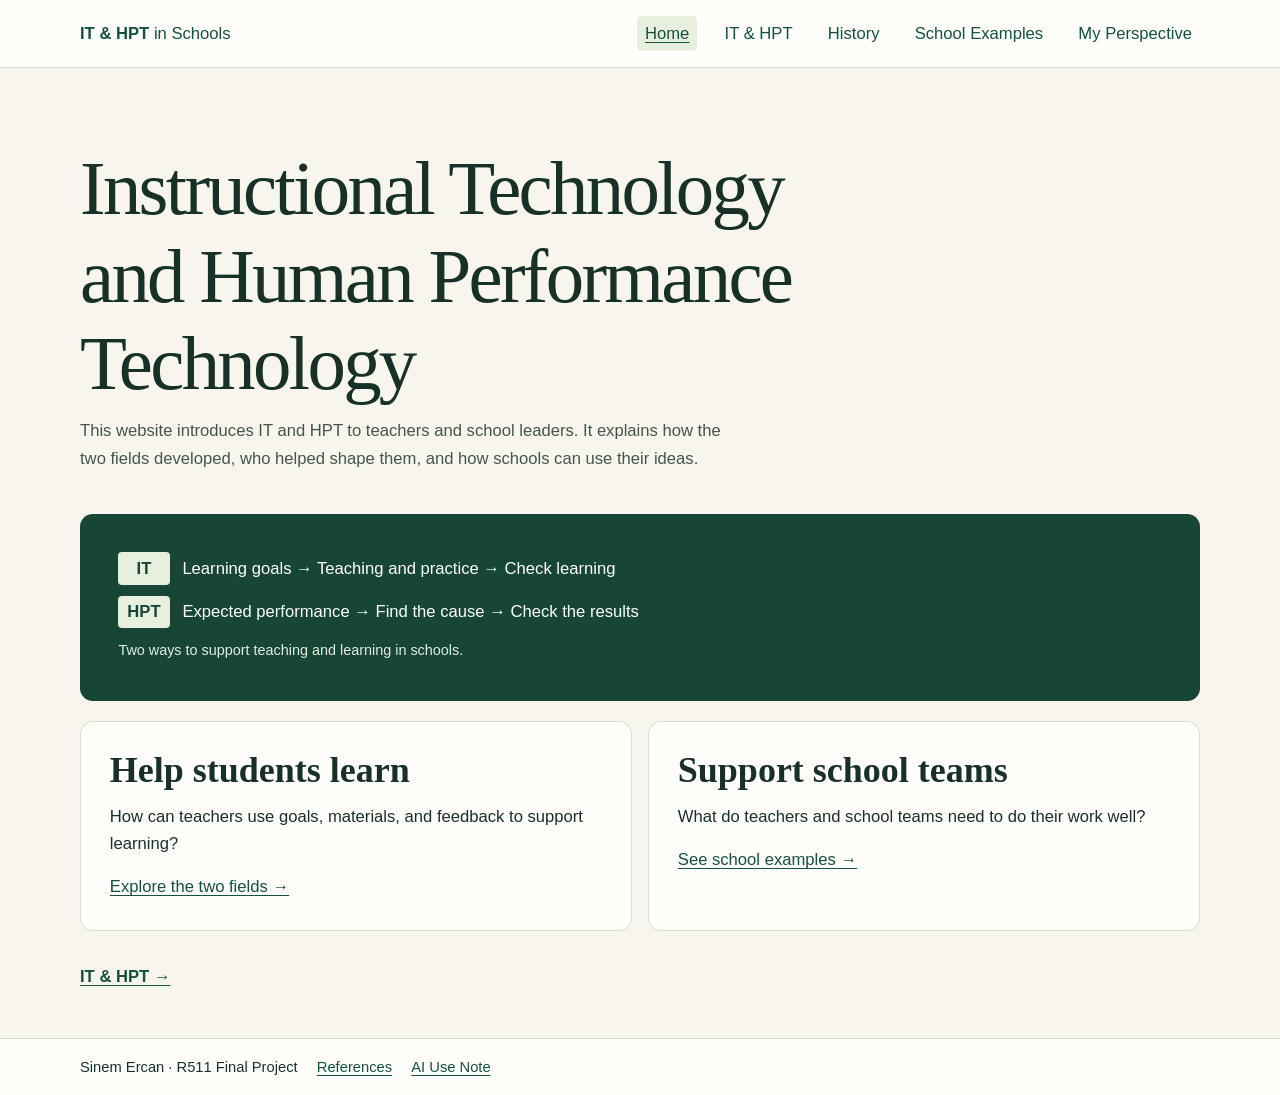
<file: R511_IT_HPT_Website/index.html>
<!doctype html>
<html lang="en"><head><meta charset="utf-8"><meta name="viewport" content="width=device-width, initial-scale=1"><title>Home | IT &amp; HPT in Schools</title><link rel="stylesheet" href="style.css"></head>
<body><a class="skip" href="#main">Skip to content</a><header><div class="shell top"><a class="brand" href="index.html">IT &amp; HPT <span>in Schools</span></a><nav aria-label="Main navigation"><a href="index.html" aria-current="page">Home</a><a href="concepts.html">IT &amp; HPT</a><a href="history.html">History</a><a href="examples.html">School Examples</a><a href="perspective.html">My Perspective</a></nav></div></header>
<main id="main" class="shell"><section class="intro"><h1>Instructional Technology and Human Performance Technology</h1><p>This website introduces IT and HPT to teachers and school leaders. It explains how the two fields developed, who helped shape them, and how schools can use their ideas.</p></section>
<figure class="visual"><div><strong>IT</strong><span>Learning goals → Teaching and practice → Check learning</span></div><div><strong>HPT</strong><span>Expected performance → Find the cause → Check the results</span></div><figcaption>Two ways to support teaching and learning in schools.</figcaption></figure>
<div class="grid"><article class="card"><h2>Help students learn</h2><p>How can teachers use goals, materials, and feedback to support learning?</p><a href="concepts.html">Explore the two fields →</a></article><article class="card"><h2>Support school teams</h2><p>What do teachers and school teams need to do their work well?</p><a href="examples.html">See school examples →</a></article></div><a class="next" href="concepts.html">IT &amp; HPT →</a></main>
<footer><div class="shell foot"><span>Sinem Ercan · R511 Final Project</span><a href="history.html#references">References</a><a href="perspective.html#ai-use">AI Use Note</a></div></footer></body></html>
</file>
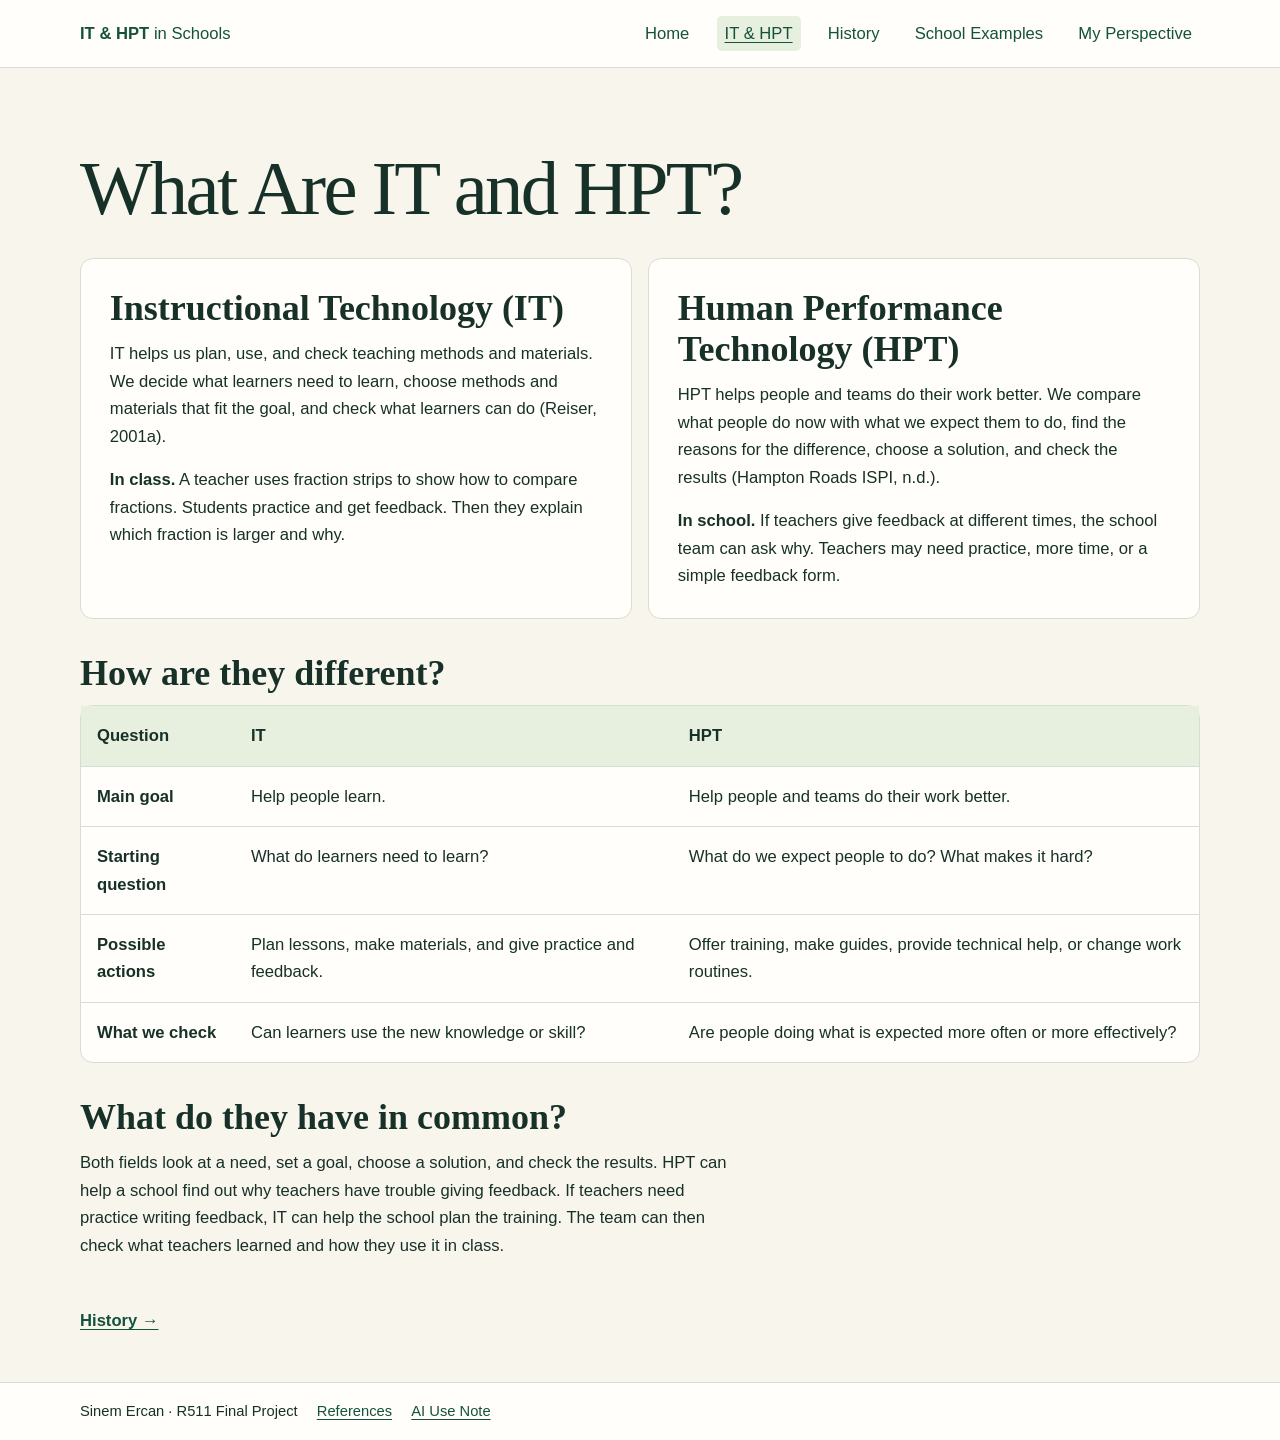
<file: R511_IT_HPT_Website/concepts.html>
<!doctype html>
<html lang="en"><head><meta charset="utf-8"><meta name="viewport" content="width=device-width, initial-scale=1"><title>IT &amp; HPT | IT &amp; HPT in Schools</title><link rel="stylesheet" href="style.css"></head>
<body><a class="skip" href="#main">Skip to content</a><header><div class="shell top"><a class="brand" href="index.html">IT &amp; HPT <span>in Schools</span></a><nav aria-label="Main navigation"><a href="index.html">Home</a><a href="concepts.html" aria-current="page">IT &amp; HPT</a><a href="history.html">History</a><a href="examples.html">School Examples</a><a href="perspective.html">My Perspective</a></nav></div></header>
<main id="main" class="shell"><section class="intro"><h1>What Are IT and HPT?</h1></section><div class="grid"><article class="card"><h2>Instructional Technology (IT)</h2><p>IT helps us plan, use, and check teaching methods and materials. We decide what learners need to learn, choose methods and materials that fit the goal, and check what learners can do (Reiser, 2001a).</p><p><strong>In class.</strong> A teacher uses fraction strips to show how to compare fractions. Students practice and get feedback. Then they explain which fraction is larger and why.</p></article><article class="card"><h2>Human Performance Technology (HPT)</h2><p>HPT helps people and teams do their work better. We compare what people do now with what we expect them to do, find the reasons for the difference, choose a solution, and check the results (Hampton Roads ISPI, n.d.).</p><p><strong>In school.</strong> If teachers give feedback at different times, the school team can ask why. Teachers may need practice, more time, or a simple feedback form.</p></article></div>
<section><h2>How are they different?</h2><div class="table-wrap"><table><thead><tr><th scope="col">Question</th><th scope="col">IT</th><th scope="col">HPT</th></tr></thead><tbody>
<tr><th scope="row">Main goal</th><td>Help people learn.</td><td>Help people and teams do their work better.</td></tr>
<tr><th scope="row">Starting question</th><td>What do learners need to learn?</td><td>What do we expect people to do? What makes it hard?</td></tr>
<tr><th scope="row">Possible actions</th><td>Plan lessons, make materials, and give practice and feedback.</td><td>Offer training, make guides, provide technical help, or change work routines.</td></tr>
<tr><th scope="row">What we check</th><td>Can learners use the new knowledge or skill?</td><td>Are people doing what is expected more often or more effectively?</td></tr>
</tbody></table></div></section>
<section><h2>What do they have in common?</h2><p>Both fields look at a need, set a goal, choose a solution, and check the results. HPT can help a school find out why teachers have trouble giving feedback. If teachers need practice writing feedback, IT can help the school plan the training. The team can then check what teachers learned and how they use it in class.</p></section><a class="next" href="history.html">History →</a></main>
<footer><div class="shell foot"><span>Sinem Ercan · R511 Final Project</span><a href="history.html#references">References</a><a href="perspective.html#ai-use">AI Use Note</a></div></footer></body></html>
</file>
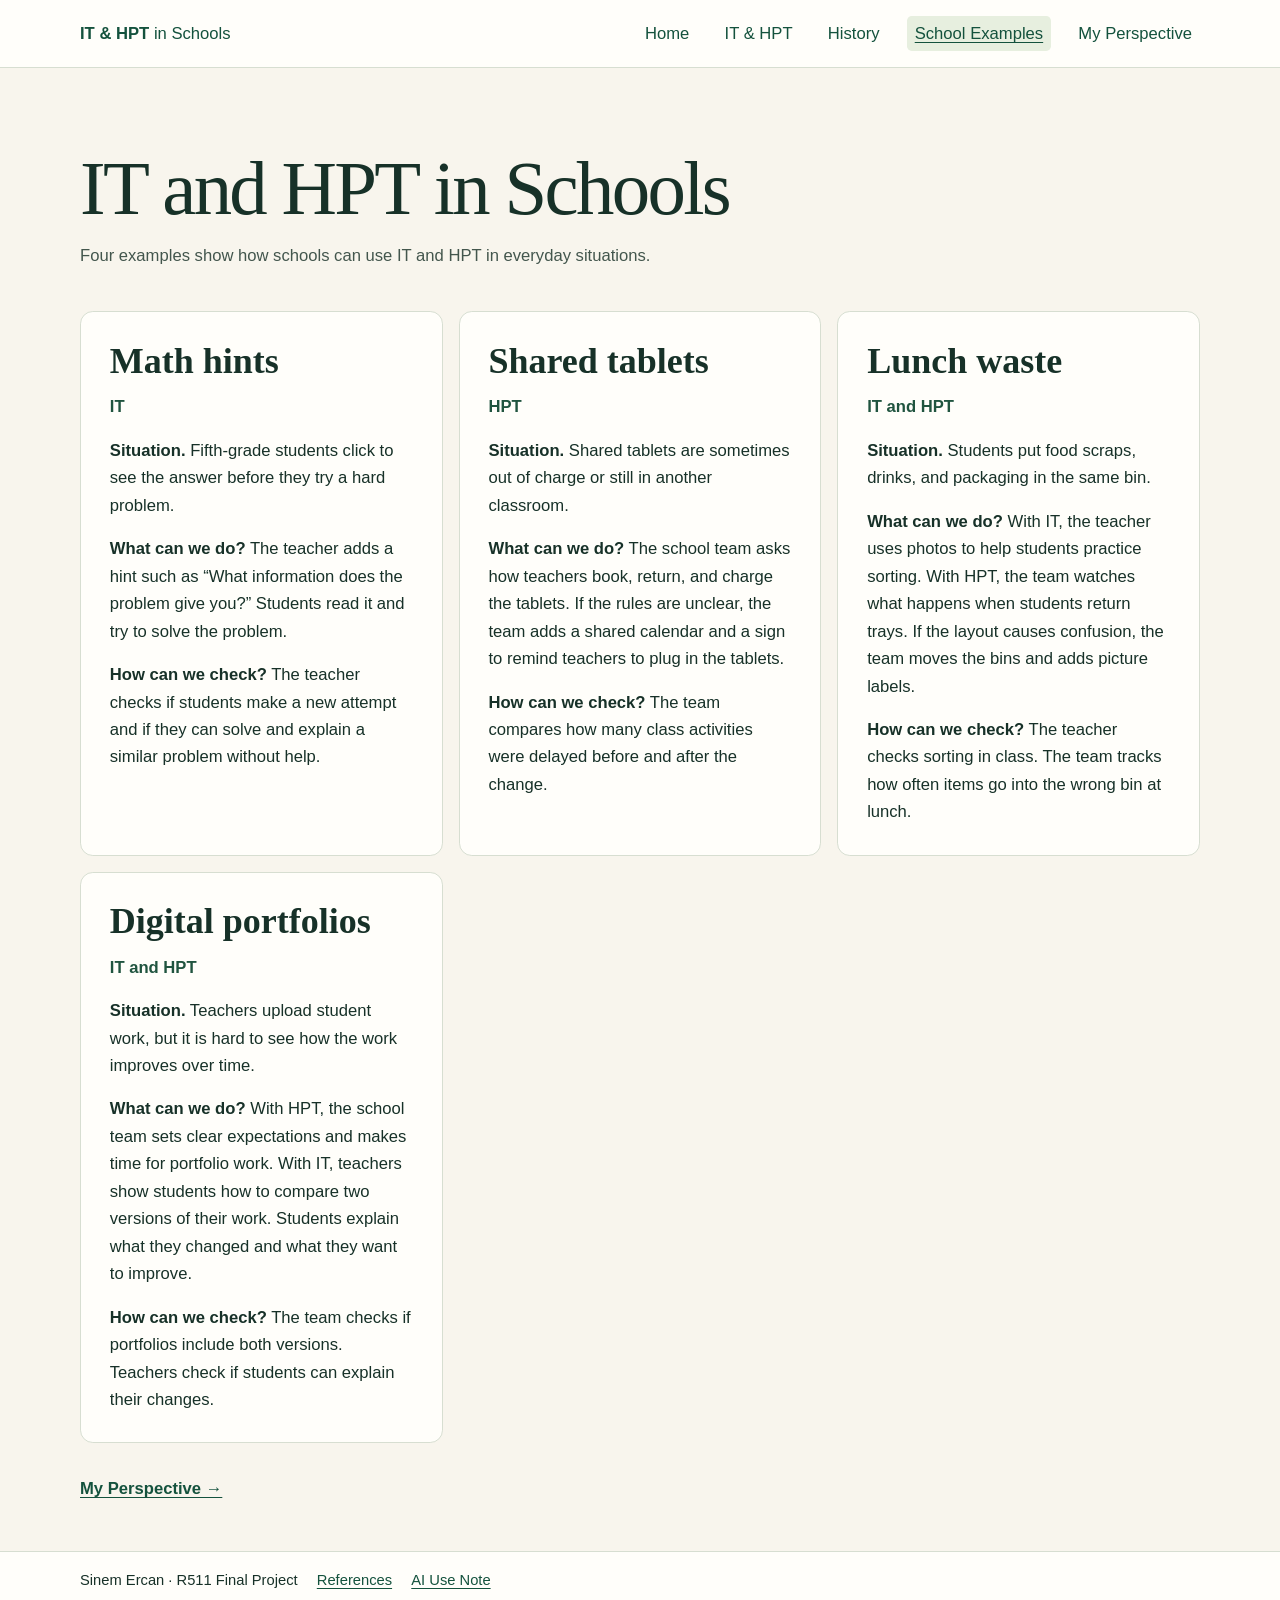
<file: R511_IT_HPT_Website/examples.html>
<!doctype html>
<html lang="en"><head><meta charset="utf-8"><meta name="viewport" content="width=device-width, initial-scale=1"><title>School Examples | IT &amp; HPT in Schools</title><link rel="stylesheet" href="style.css"></head>
<body><a class="skip" href="#main">Skip to content</a><header><div class="shell top"><a class="brand" href="index.html">IT &amp; HPT <span>in Schools</span></a><nav aria-label="Main navigation"><a href="index.html">Home</a><a href="concepts.html">IT &amp; HPT</a><a href="history.html">History</a><a href="examples.html" aria-current="page">School Examples</a><a href="perspective.html">My Perspective</a></nav></div></header>
<main id="main" class="shell"><section class="intro"><h1>IT and HPT in Schools</h1><p>Four examples show how schools can use IT and HPT in everyday situations.</p></section><div class="grid"><article class="card"><h2>Math hints</h2><p class="field">IT</p><p><strong>Situation.</strong> Fifth-grade students click to see the answer before they try a hard problem.</p><p><strong>What can we do?</strong> The teacher adds a hint such as “What information does the problem give you?” Students read it and try to solve the problem.</p><p><strong>How can we check?</strong> The teacher checks if students make a new attempt and if they can solve and explain a similar problem without help.</p></article><article class="card"><h2>Shared tablets</h2><p class="field">HPT</p><p><strong>Situation.</strong> Shared tablets are sometimes out of charge or still in another classroom.</p><p><strong>What can we do?</strong> The school team asks how teachers book, return, and charge the tablets. If the rules are unclear, the team adds a shared calendar and a sign to remind teachers to plug in the tablets.</p><p><strong>How can we check?</strong> The team compares how many class activities were delayed before and after the change.</p></article><article class="card"><h2>Lunch waste</h2><p class="field">IT and HPT</p><p><strong>Situation.</strong> Students put food scraps, drinks, and packaging in the same bin.</p><p><strong>What can we do?</strong> With IT, the teacher uses photos to help students practice sorting. With HPT, the team watches what happens when students return trays. If the layout causes confusion, the team moves the bins and adds picture labels.</p><p><strong>How can we check?</strong> The teacher checks sorting in class. The team tracks how often items go into the wrong bin at lunch.</p></article><article class="card"><h2>Digital portfolios</h2><p class="field">IT and HPT</p><p><strong>Situation.</strong> Teachers upload student work, but it is hard to see how the work improves over time.</p><p><strong>What can we do?</strong> With HPT, the school team sets clear expectations and makes time for portfolio work. With IT, teachers show students how to compare two versions of their work. Students explain what they changed and what they want to improve.</p><p><strong>How can we check?</strong> The team checks if portfolios include both versions. Teachers check if students can explain their changes.</p></article></div><a class="next" href="perspective.html">My Perspective →</a></main>
<footer><div class="shell foot"><span>Sinem Ercan · R511 Final Project</span><a href="history.html#references">References</a><a href="perspective.html#ai-use">AI Use Note</a></div></footer></body></html>
</file>
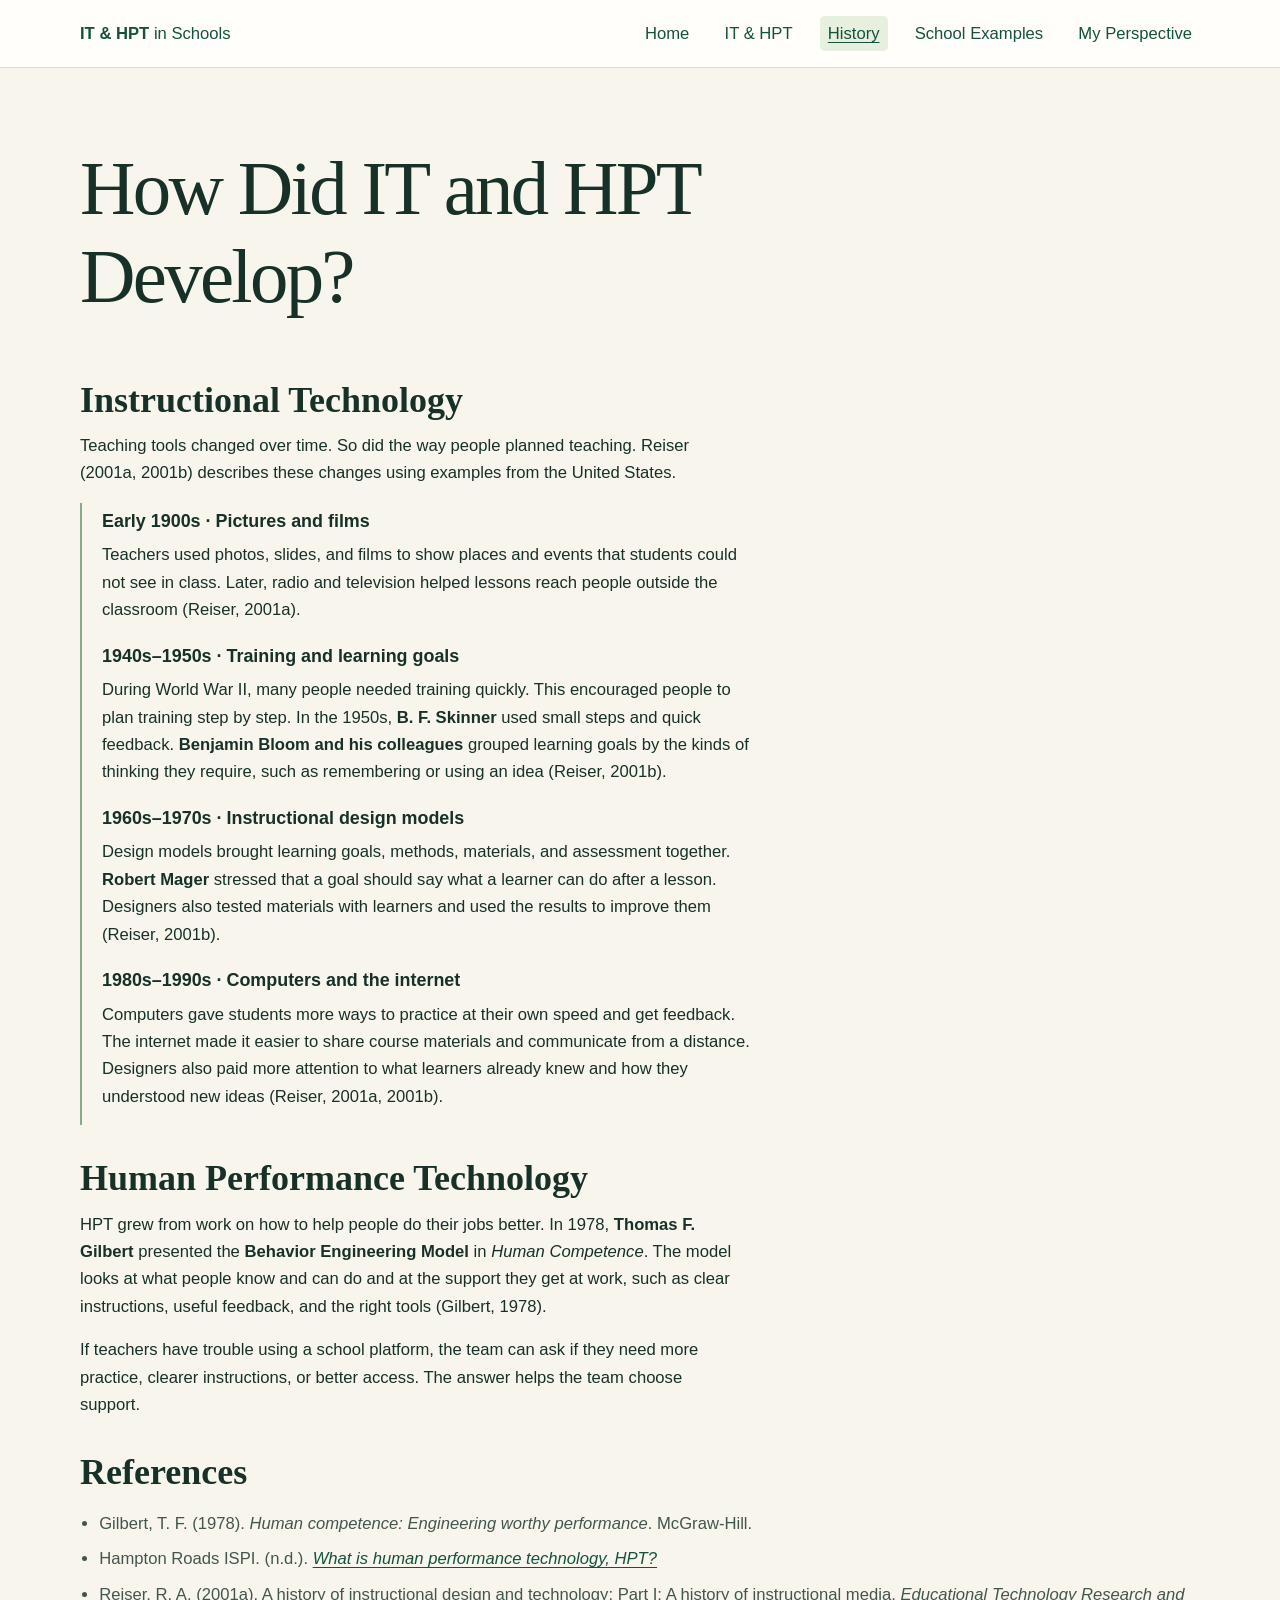
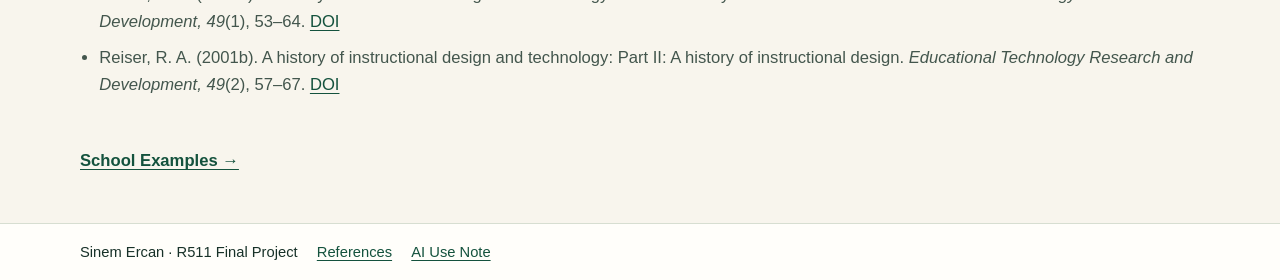
<file: R511_IT_HPT_Website/history.html>
<!doctype html>
<html lang="en"><head><meta charset="utf-8"><meta name="viewport" content="width=device-width, initial-scale=1"><title>History | IT &amp; HPT in Schools</title><link rel="stylesheet" href="style.css"></head>
<body><a class="skip" href="#main">Skip to content</a><header><div class="shell top"><a class="brand" href="index.html">IT &amp; HPT <span>in Schools</span></a><nav aria-label="Main navigation"><a href="index.html">Home</a><a href="concepts.html">IT &amp; HPT</a><a href="history.html" aria-current="page">History</a><a href="examples.html">School Examples</a><a href="perspective.html">My Perspective</a></nav></div></header>
<main id="main" class="shell"><section class="intro"><h1>How Did IT and HPT Develop?</h1></section>
<section><h2>Instructional Technology</h2><p>Teaching tools changed over time. So did the way people planned teaching. Reiser (2001a, 2001b) describes these changes using examples from the United States.</p>
<ol class="timeline">
<li><h3>Early 1900s · Pictures and films</h3><p>Teachers used photos, slides, and films to show places and events that students could not see in class. Later, radio and television helped lessons reach people outside the classroom (Reiser, 2001a).</p></li>
<li><h3>1940s–1950s · Training and learning goals</h3><p>During World War II, many people needed training quickly. This encouraged people to plan training step by step. In the 1950s, <strong>B. F. Skinner</strong> used small steps and quick feedback. <strong>Benjamin Bloom and his colleagues</strong> grouped learning goals by the kinds of thinking they require, such as remembering or using an idea (Reiser, 2001b).</p></li>
<li><h3>1960s–1970s · Instructional design models</h3><p>Design models brought learning goals, methods, materials, and assessment together. <strong>Robert Mager</strong> stressed that a goal should say what a learner can do after a lesson. Designers also tested materials with learners and used the results to improve them (Reiser, 2001b).</p></li>
<li><h3>1980s–1990s · Computers and the internet</h3><p>Computers gave students more ways to practice at their own speed and get feedback. The internet made it easier to share course materials and communicate from a distance. Designers also paid more attention to what learners already knew and how they understood new ideas (Reiser, 2001a, 2001b).</p></li>
</ol></section>
<section><h2>Human Performance Technology</h2><p>HPT grew from work on how to help people do their jobs better. In 1978, <strong>Thomas F. Gilbert</strong> presented the <strong>Behavior Engineering Model</strong> in <em>Human Competence</em>. The model looks at what people know and can do and at the support they get at work, such as clear instructions, useful feedback, and the right tools (Gilbert, 1978).</p><p>If teachers have trouble using a school platform, the team can ask if they need more practice, clearer instructions, or better access. The answer helps the team choose support.</p></section>
<section id="references"><h2>References</h2><ul class="refs">
<li>Gilbert, T. F. (1978). <em>Human competence: Engineering worthy performance</em>. McGraw-Hill.</li>
<li>Hampton Roads ISPI. (n.d.). <a href="https://www.hrispi.org/what-is-hpt-hampton-roads-ispi"><em>What is human performance technology, HPT?</em></a></li>
<li>Reiser, R. A. (2001a). A history of instructional design and technology: Part I: A history of instructional media. <em>Educational Technology Research and Development, 49</em>(1), 53–64. <a href="https://doi.org/10.1007/BF02504506">DOI</a></li>
<li>Reiser, R. A. (2001b). A history of instructional design and technology: Part II: A history of instructional design. <em>Educational Technology Research and Development, 49</em>(2), 57–67. <a href="https://doi.org/10.1007/BF02504928">DOI</a></li>
</ul></section><a class="next" href="examples.html">School Examples →</a></main>
<footer><div class="shell foot"><span>Sinem Ercan · R511 Final Project</span><a href="history.html#references">References</a><a href="perspective.html#ai-use">AI Use Note</a></div></footer></body></html>
</file>
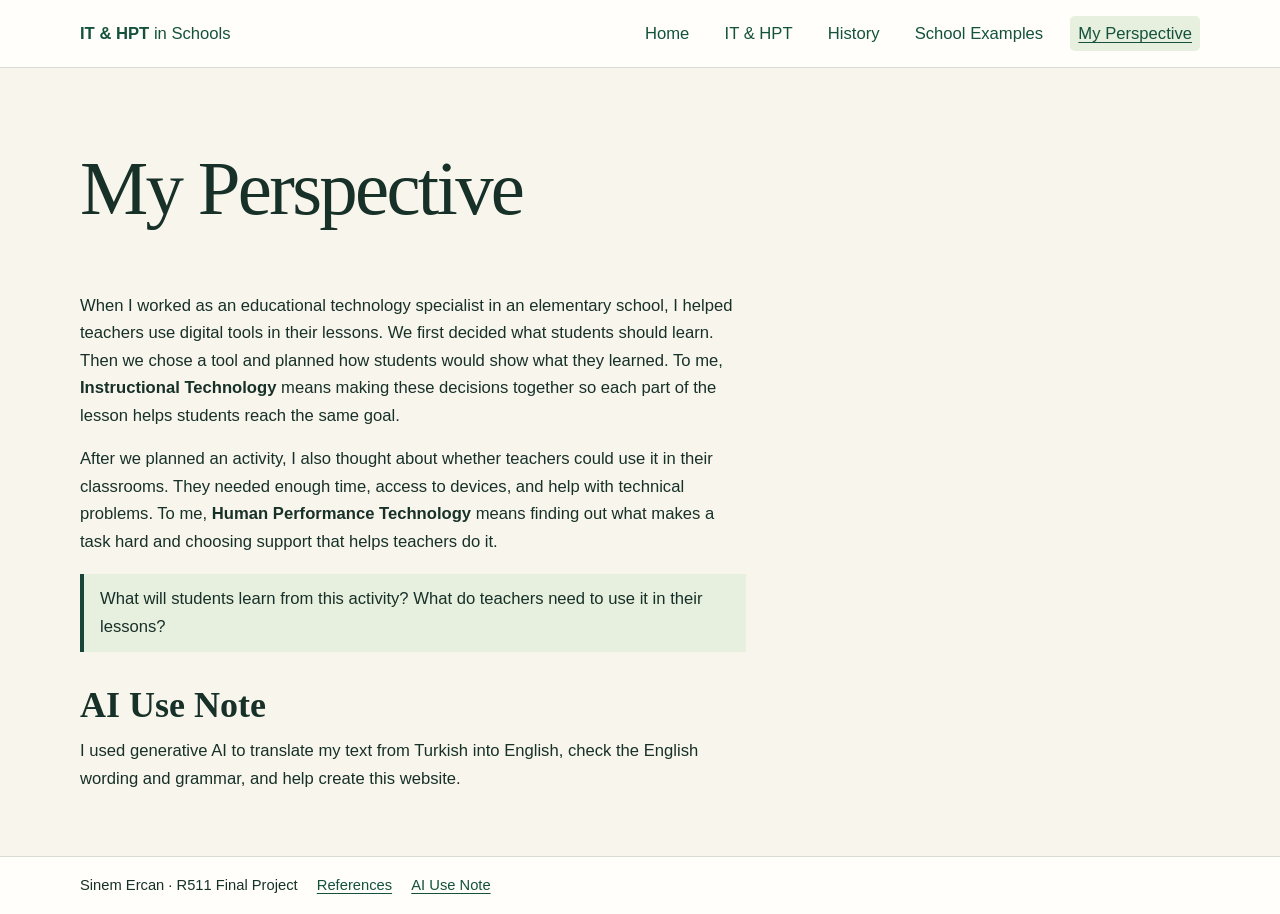
<file: R511_IT_HPT_Website/perspective.html>
<!doctype html>
<html lang="en"><head><meta charset="utf-8"><meta name="viewport" content="width=device-width, initial-scale=1"><title>My Perspective | IT &amp; HPT in Schools</title><link rel="stylesheet" href="style.css"></head>
<body><a class="skip" href="#main">Skip to content</a><header><div class="shell top"><a class="brand" href="index.html">IT &amp; HPT <span>in Schools</span></a><nav aria-label="Main navigation"><a href="index.html">Home</a><a href="concepts.html">IT &amp; HPT</a><a href="history.html">History</a><a href="examples.html">School Examples</a><a href="perspective.html" aria-current="page">My Perspective</a></nav></div></header>
<main id="main" class="shell"><section class="intro"><h1>My Perspective</h1></section>
<section class="reading">
<p>When I worked as an educational technology specialist in an elementary school, I helped teachers use digital tools in their lessons. We first decided what students should learn. Then we chose a tool and planned how students would show what they learned. To me, <strong>Instructional Technology</strong> means making these decisions together so each part of the lesson helps students reach the same goal.</p>
<p>After we planned an activity, I also thought about whether teachers could use it in their classrooms. They needed enough time, access to devices, and help with technical problems. To me, <strong>Human Performance Technology</strong> means finding out what makes a task hard and choosing support that helps teachers do it.</p>
<blockquote><p>What will students learn from this activity? What do teachers need to use it in their lessons?</p></blockquote>
</section>
<section id="ai-use" class="reading"><h2>AI Use Note</h2><p>I used generative AI to translate my text from Turkish into English, check the English wording and grammar, and help create this website.</p></section></main>
<footer><div class="shell foot"><span>Sinem Ercan · R511 Final Project</span><a href="history.html#references">References</a><a href="perspective.html#ai-use">AI Use Note</a></div></footer></body></html>
</file>
<file: R511_IT_HPT_Website/style.css>
:root{color-scheme:light;--paper:#f8f5ed;--ink:#173128;--muted:#43564d;--forest:#174536;--line:#d7ded1;--mint:#e7efdf;--white:#fffefa}
*{box-sizing:border-box}body{margin:0;background:var(--paper);color:var(--ink);font:1.04rem/1.65 "DM Sans",Arial,sans-serif}a{color:#14523d;text-underline-offset:.2em}a:focus-visible{outline:3px solid #997027;outline-offset:4px}.shell{width:min(1120px,calc(100% - 2rem));margin-inline:auto}.skip{position:absolute;top:-6rem;left:1rem;background:white;padding:.6rem;z-index:2}.skip:focus{top:1rem}header{background:var(--white);border-bottom:1px solid var(--line)}.top,.foot,nav{display:flex;flex-wrap:wrap;align-items:center;gap:.5rem 1.2rem}.top{justify-content:space-between;padding-block:1rem}.brand{font-weight:800;text-decoration:none}.brand span{font-weight:500}nav a{padding:.25rem .5rem;text-decoration:none}nav a[aria-current]{background:var(--mint);border-radius:.3rem;text-decoration:underline}main{padding-bottom:3rem}.intro{padding-block:clamp(2rem,6vw,5rem) 1.6rem}.intro p,.reading,section>p{max-width:72ch}h1,h2,h3{line-height:1.14}h1,h2{font-family:"Instrument Serif",Georgia,serif}h1{font-size:clamp(2.45rem,6vw,5rem);max-width:19ch;font-weight:500;letter-spacing:-.035em;margin:0}h2{font-size:clamp(1.55rem,3vw,2.25rem);margin:0 0 .7rem}h3{font-size:1.12rem;margin:0}p{margin:.6rem 0 1rem}.intro p,.refs,figcaption{color:var(--muted)}section+section,.grid+section{margin-top:2.1rem}.grid{display:grid;grid-template-columns:repeat(auto-fit,minmax(min(100%,320px),1fr));gap:1rem}.card,.table-wrap{background:var(--white);border:1px solid var(--line);border-radius:.8rem}.card{padding:clamp(1rem,3vw,1.8rem)}.card p:last-child{margin-bottom:0}.field{color:#20543f;font-weight:700}.visual{margin:0 0 1.2rem;padding:clamp(1rem,4vw,2.4rem);background:var(--forest);color:white;border-radius:.8rem;display:grid;gap:.7rem}.visual div{display:flex;align-items:center;gap:.8rem;flex-wrap:wrap}.visual strong{min-width:3.2rem;background:var(--mint);color:var(--forest);text-align:center;border-radius:.25rem;padding:.15rem .4rem}.visual figcaption{color:#e1eddf;font-size:.9rem}table{width:100%;border-collapse:collapse;text-align:left;overflow-wrap:anywhere}th,td{padding:clamp(.4rem,2vw,1rem);vertical-align:top;border-bottom:1px solid var(--line)}thead{background:var(--mint)}tbody tr:last-child>*{border-bottom:0}.timeline{list-style:none;padding:0 0 0 1.25rem;border-left:2px solid #8ca88b;max-width:74ch}.timeline li{padding:.5rem 0}.timeline li p{margin-bottom:.4rem}.refs{padding-left:1.2rem}.refs li{margin:.5rem 0;overflow-wrap:anywhere}blockquote{margin:1.2rem 0;background:var(--mint);border-left:4px solid var(--forest);padding:.7rem 1rem}blockquote p{margin:0}.next{display:inline-block;margin-top:2rem;font-weight:700}footer{border-top:1px solid var(--line);background:var(--white);padding:1rem 0}.foot{font-size:.92rem}
</file>
